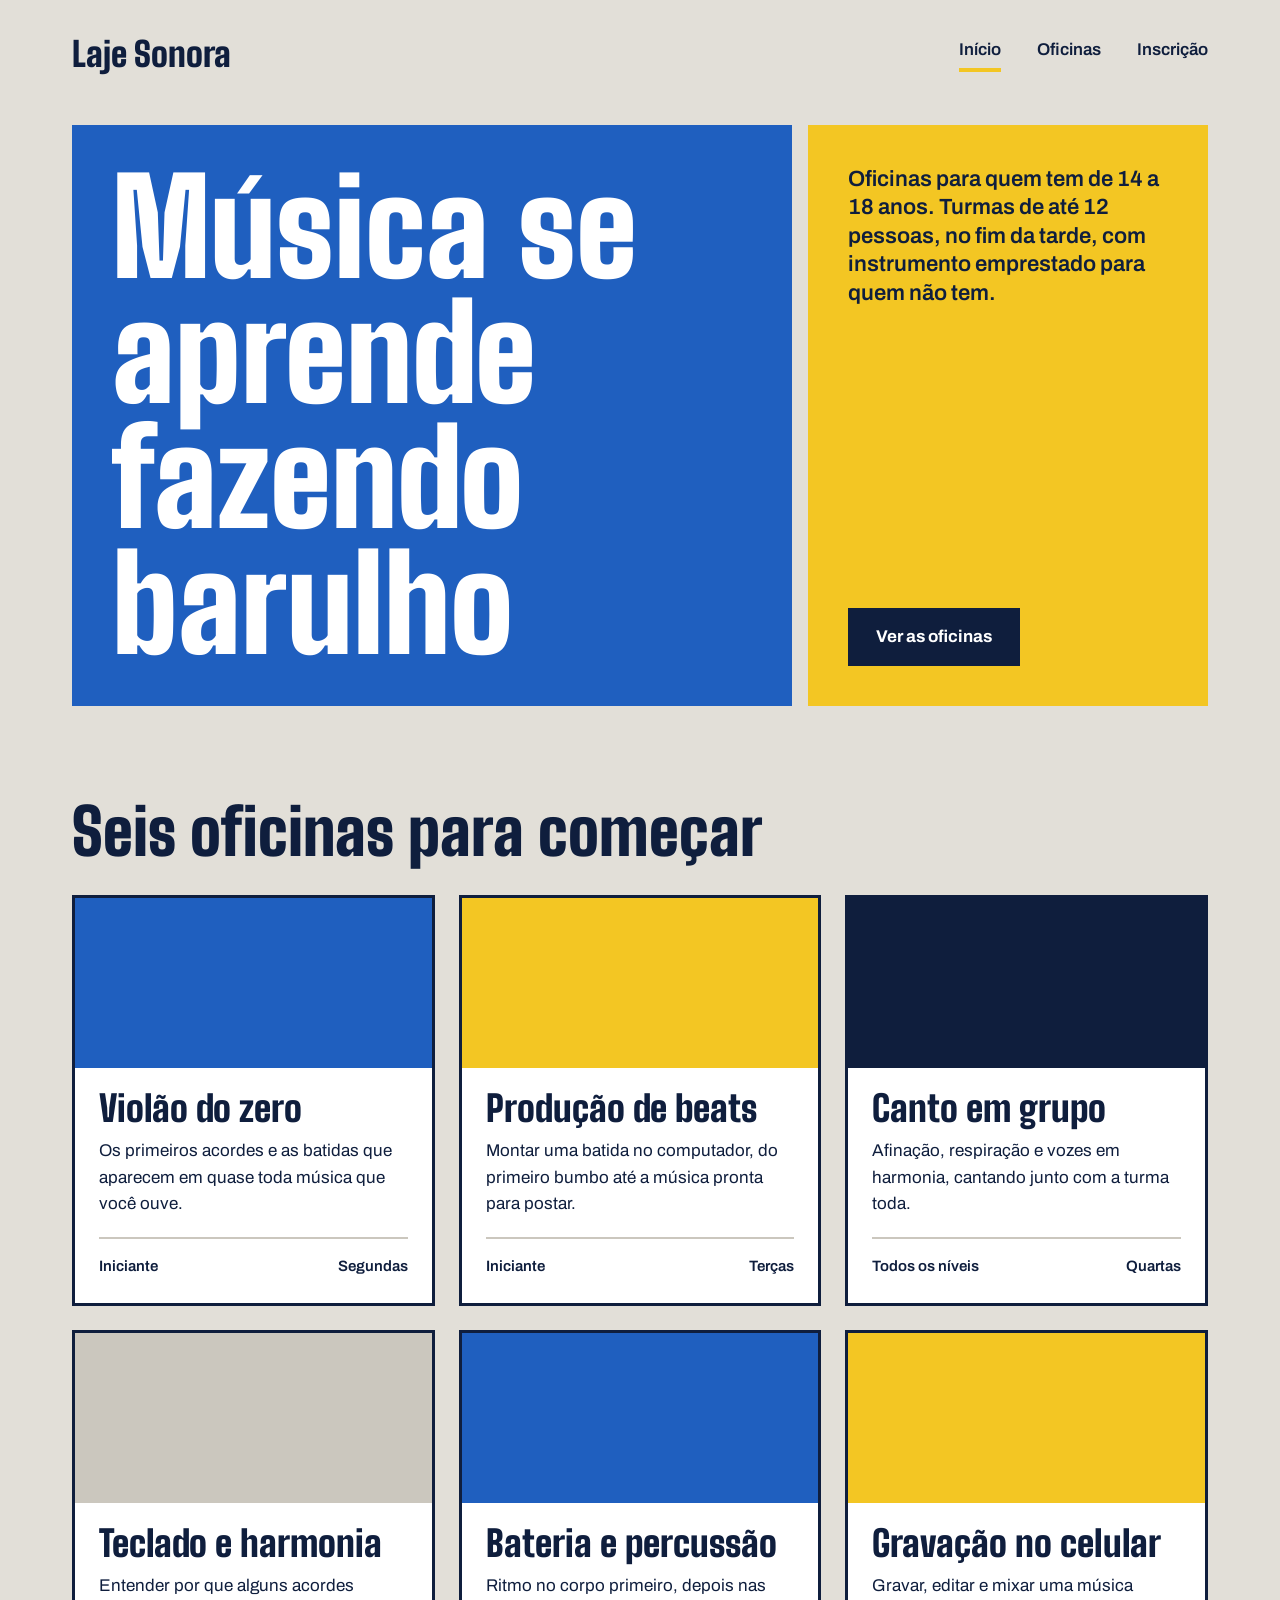
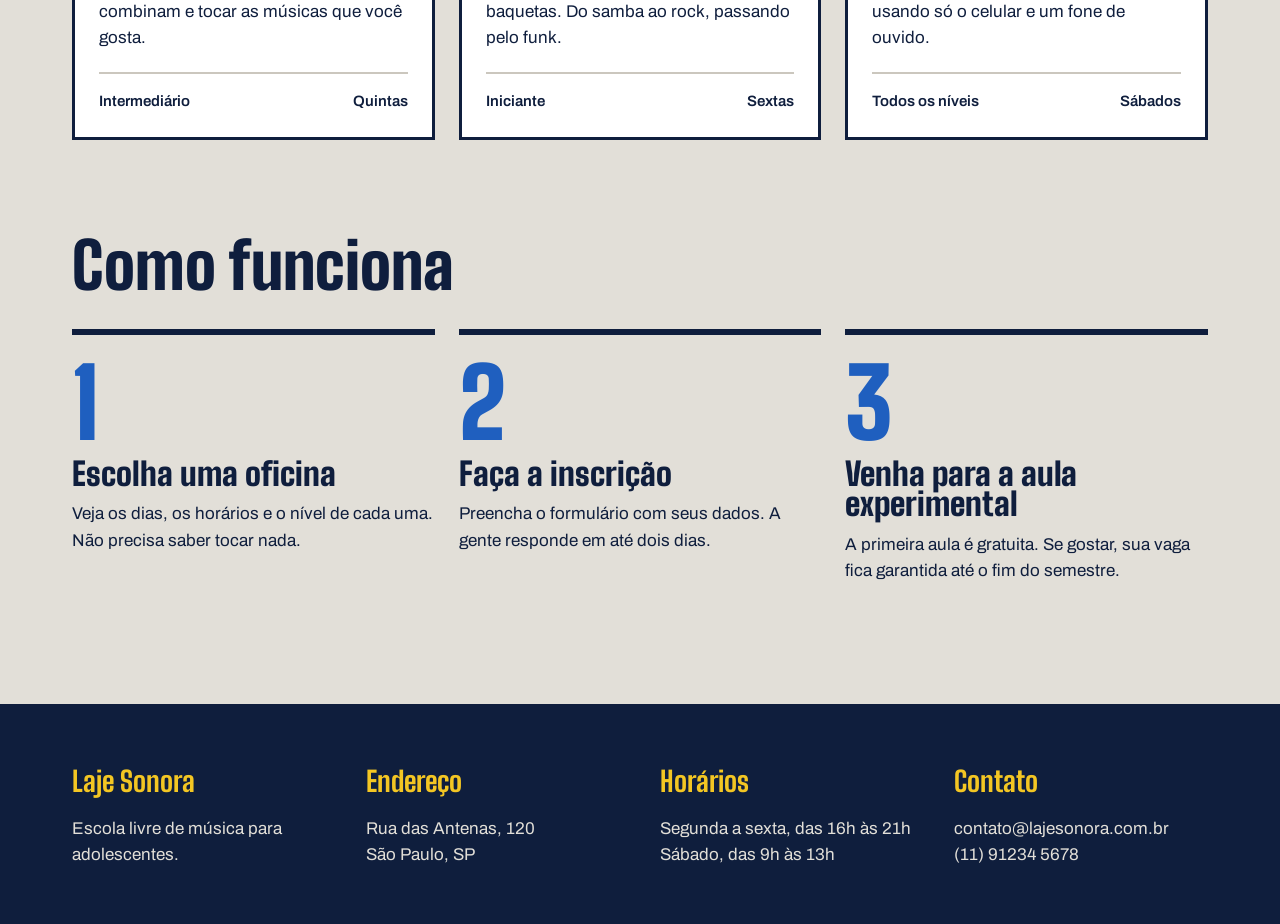
<file: index.html>
<!DOCTYPE html>
<html lang="pt-br">
<head>
    <meta charset="UTF-8">
    <meta name="viewport" content="width=device-width, initial-scale=1.0">
    <link rel="preconnect" href="https://fonts.googleapis.com">
<link rel="preconnect" href="https://fonts.gstatic.com" crossorigin>
<link href="https://fonts.googleapis.com/css2?family=Archivo:ital,wght@0,100..900;1,100..900&family=Big+Shoulders:opsz,wght@10..72,100..900&display=swap" rel="stylesheet">
    <link rel="stylesheet" href="index.css">
    <title>Laje Sonora | Início</title>
</head>
<body>
    <header class="conteudo topo">
        <a href="index.html" class="logo">Laje Sonora</a>

        <nav class="menu">
            <a href="index.html" class="atual">Início</a>
            <a href="oficinas.html">Oficinas</a>
            <a href="inscricao.html">Inscrição</a>
        </nav>
    </header>
    <main>

    <section class="conteudo cartazes">

        <div class="cartaz cartaz-principal">
            <h1>Música se aprende fazendo barulho</h1>
        </div>

        <div class="cartaz cartaz-lateral">
            <p>Oficinas para quem tem de 14 a 18 anos. Turmas de até 12 pessoas, no fim da tarde, com instrumento emprestado para quem não tem.</p>
            <a href="oficinas.html" class="botao">Ver as oficinas</a>
        </div>

    </section>

    <section class="conteudo secao">

        <h2 class="titulo-secao">Seis oficinas para começar</h2>

        <div class="cards">

            <article class="card">
                <div class="foto foto-azul"></div>
                <div class="card-texto">
                    <h3>Violão do zero</h3>
                    <p>Os primeiros acordes e as batidas que aparecem em quase toda música que você ouve.</p>
                    <div class="card-info">
                        <span>Iniciante</span>
                        <span>Segundas</span>
                    </div>
                </div>
            </article>

            <article class="card">
                <div class="foto foto-amarela"></div>
                <div class="card-texto">
                    <h3>Produção de beats</h3>
                    <p>Montar uma batida no computador, do primeiro bumbo até a música pronta para postar.</p>
                    <div class="card-info">
                        <span>Iniciante</span>
                        <span>Terças</span>
                    </div>
                </div>
            </article>

            <article class="card">
                <div class="foto foto-tinta"></div>
                <div class="card-texto">
                    <h3>Canto em grupo</h3>
                    <p>Afinação, respiração e vozes em harmonia, cantando junto com a turma toda.</p>
                    <div class="card-info">
                        <span>Todos os níveis</span>
                        <span>Quartas</span>
                    </div>
                </div>
            </article>

            <article class="card">
                <div class="foto"></div>
                <div class="card-texto">
                    <h3>Teclado e harmonia</h3>
                    <p>Entender por que alguns acordes combinam e tocar as músicas que você gosta.</p>
                    <div class="card-info">
                        <span>Intermediário</span>
                        <span>Quintas</span>
                    </div>
                </div>
            </article>

            <article class="card">
                <div class="foto foto-azul"></div>
                <div class="card-texto">
                    <h3>Bateria e percussão</h3>
                    <p>Ritmo no corpo primeiro, depois nas baquetas. Do samba ao rock, passando pelo funk.</p>
                    <div class="card-info">
                        <span>Iniciante</span>
                        <span>Sextas</span>
                    </div>
                </div>
            </article>

            <article class="card">
                <div class="foto foto-amarela"></div>
                <div class="card-texto">
                    <h3>Gravação no celular</h3>
                    <p>Gravar, editar e mixar uma música usando só o celular e um fone de ouvido.</p>
                    <div class="card-info">
                        <span>Todos os níveis</span>
                        <span>Sábados</span>
                    </div>
                </div>
            </article>

        </div>

    </section>

    <section class="conteudo secao">

        <h2 class="titulo-secao">Como funciona</h2>

        <div class="passos">

            <div class="passo">
                <p class="passo-numero">1</p>
                <h3>Escolha uma oficina</h3>
                <p>Veja os dias, os horários e o nível de cada uma. Não precisa saber tocar nada.</p>
            </div>

            <div class="passo">
                <p class="passo-numero">2</p>
                <h3>Faça a inscrição</h3>
                <p>Preencha o formulário com seus dados. A gente responde em até dois dias.</p>
            </div>

            <div class="passo">
                <p class="passo-numero">3</p>
                <h3>Venha para a aula experimental</h3>
                <p>A primeira aula é gratuita. Se gostar, sua vaga fica garantida até o fim do semestre.</p>
            </div>

        </div>

    </section>

</main>
    <footer class="rodape">
    <div class="conteudo rodape-colunas">

        <div class="rodape-coluna">
            <h4>Laje Sonora</h4>
            <p>Escola livre de música para adolescentes.</p>
        </div>

        <div class="rodape-coluna">
            <h4>Endereço</h4>
            <p>Rua das Antenas, 120<br>São Paulo, SP</p>
        </div>

        <div class="rodape-coluna">
            <h4>Horários</h4>
            <p>Segunda a sexta, das 16h às 21h</p>
            <p>Sábado, das 9h às 13h</p>
        </div>

        <div class="rodape-coluna">
            <h4>Contato</h4>
            <p>contato@lajesonora.com.br</p>
            <p>(11) 91234 5678</p>
        </div>

    </div>
</footer>
</body>
</html>
</file>
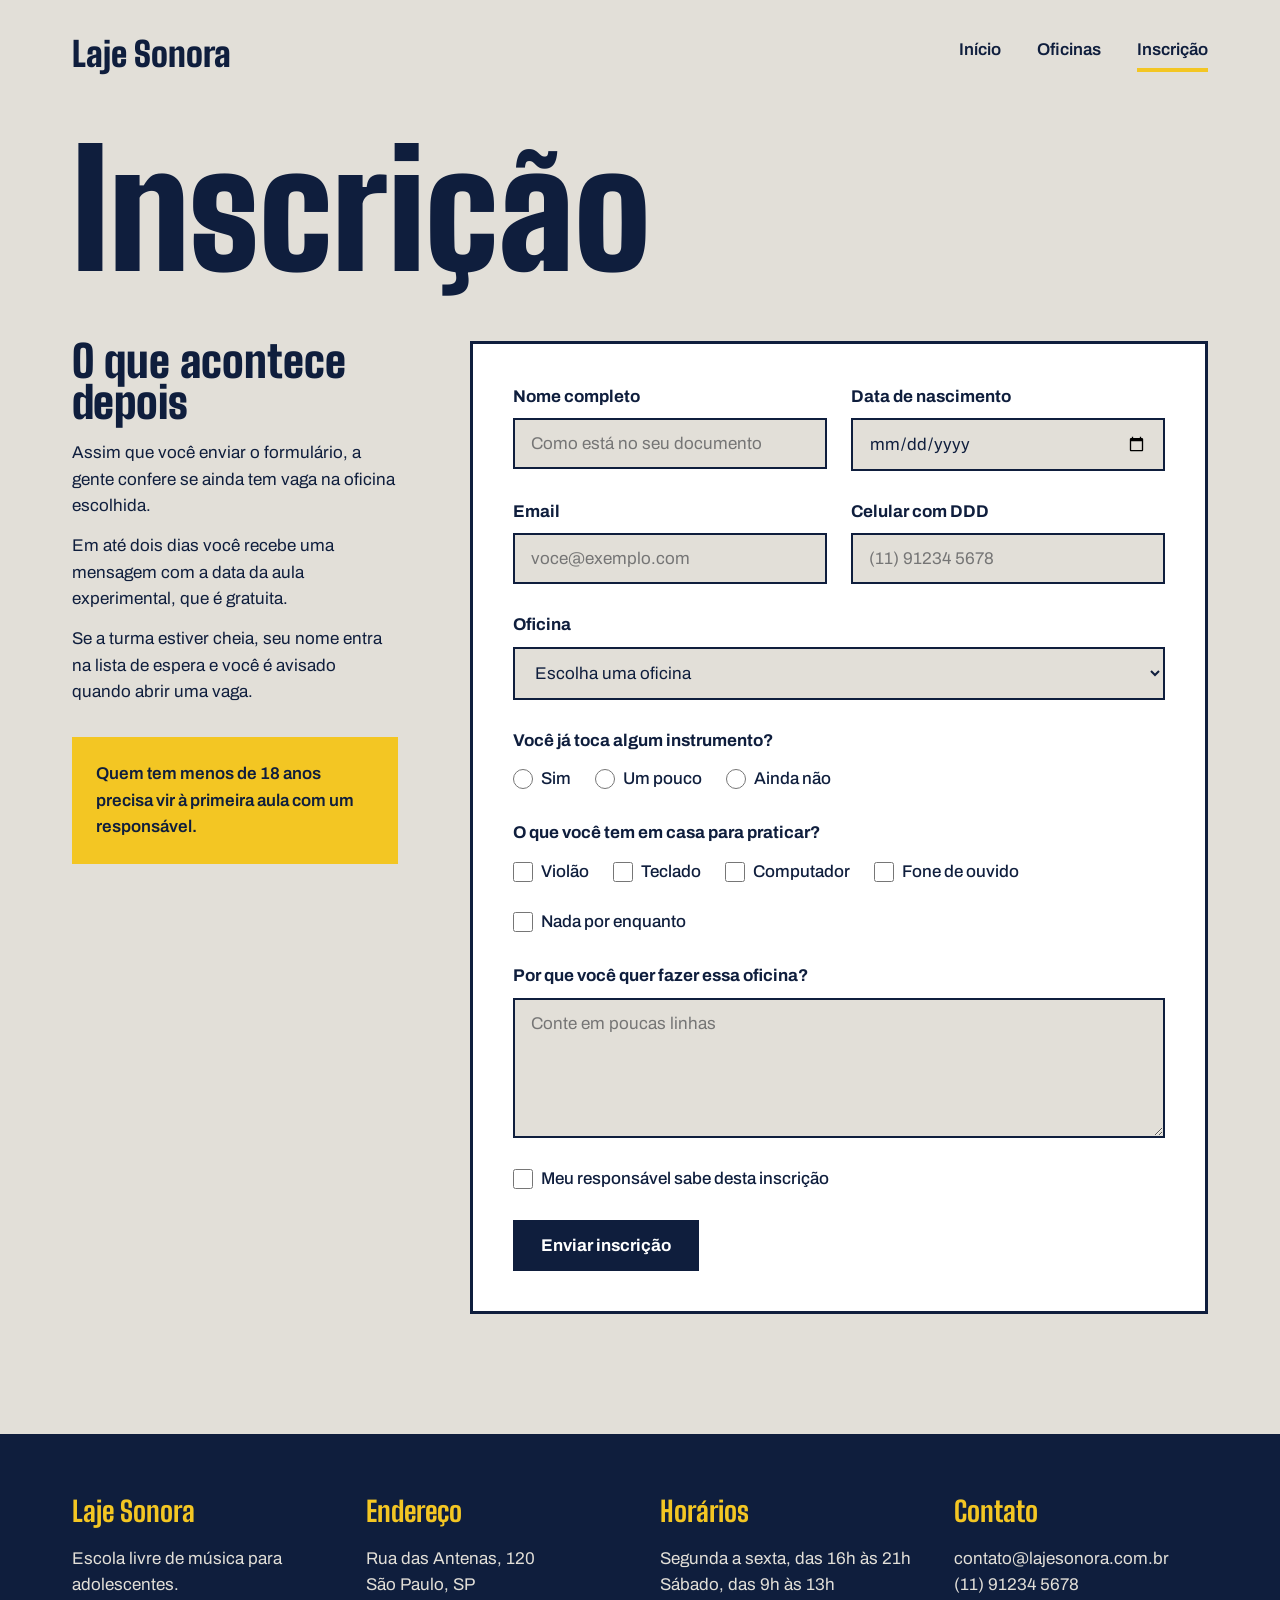
<file: inscricao.html>
<!DOCTYPE html>
<html lang="pt-br">
<head>
    <meta charset="UTF-8">
    <meta name="viewport" content="width=device-width, initial-scale=1.0">
    <link rel="preconnect" href="https://fonts.googleapis.com">
<link rel="preconnect" href="https://fonts.gstatic.com" crossorigin>
<link href="https://fonts.googleapis.com/css2?family=Archivo:ital,wght@0,100..900;1,100..900&family=Big+Shoulders:opsz,wght@10..72,100..900&display=swap" rel="stylesheet">
    <link rel="stylesheet" href="inscricao.css">
    <title>Laje Sonora | Inscrição</title>
</head>
<body>
    <header class="conteudo topo">
        <a href="index.html" class="logo">Laje Sonora</a>

        <nav class="menu">
            <a href="index.html">Início</a>
            <a href="oficinas.html">Oficinas</a>
            <a href="inscricao.html" class="atual">Inscrição</a>
        </nav>
    </header>
    <main class="conteudo">
        <h1 class="titulo-pagina">Inscrição</h1>
        <div class="inscricao">
            <section class="explicacao">
                <h2>O que acontece depois</h2>
                <p>Assim que você enviar o formulário, a gente confere se ainda tem vaga na oficina escolhida.</p>
                <p>Em até dois dias você recebe uma mensagem com a data da aula experimental, que é gratuita.</p>
                <p>Se a turma estiver cheia, seu nome entra na lista de espera e você é avisado quando abrir uma vaga.</p>
                <p class="aviso">Quem tem menos de 18 anos precisa vir à primeira aula com um responsável.</p>
                </section>

                 <form class="formulario" action="#" method="post">

                    <div class="linha">
                        <div class="campo">
                            <label for="nome">Nome completo</label>
                            <input type="text" id="nome" name="nome" placeholder="Como está no seu documento" required>
                        </div>

                        <div class="campo">
                            <label for="nascimento">Data de nascimento</label>
                            <input type="date" id="nascimento" name="nascimento" required>
                        </div>
                    </div>

                    <div class="linha">
                        <div class="campo">
                            <label for="email">Email</label>
                            <input type="email" id="email" name="email" placeholder="voce@exemplo.com" required>
                        </div>

                        <div class="campo">
                            <label for="telefone">Celular com DDD</label>
                            <input type="tel" id="telefone"  name="telefone" placeholder="(11) 91234 5678" required>
                        </div>
                    </div>

                    <div class="campo">
                        <label for="oficina">Oficina</label>
                        <select id="oficina" name="oficina" required>
                            <option value="">Escolha uma oficina</option>
                            <option value="violao">Violão do zero</option>
                            <option value="beats">Produção de beats</option>
                            <option value="canto">Canto em grupo</option>
                            <option value="teclado">Teclado e harmonia</option>
                            <option value="bateria">Bateria e percussão</option>
                            <option value="gravacao">Gravação no celular</option>
                        </select>
                    </div>

                    <fieldset class="grupo">
                        <legend>Você já toca algum instrumento?</legend>

                        <div class="opcoes">
                            <div class="opcao">
                                <input type="radio" id="tocaSim" name="toca" value="sim">
                                <label for="tocaSim">Sim</label>
                            </div> 

                            <div class="opcao">
                                <input type="radio" id="tocaPouco" name="toca" value="pouco">
                                <label for="tocaPouco">Um pouco</label>
                            </div>

                            <div class="opcao">
                                <input type="radio" id="tocaNao" name="toca" value="nao">
                                <label for="tocaNao">Ainda não</label>
                            </div>
                        </div>
                    </fieldset>

                    <fieldset class="grupo">
                        <legend>O que você tem em casa para praticar?</legend>

                        <div class="opcoes">
                            <div class="opcao">
                                <input type="checkbox" id="temViolao" name="tem" value="violao">
                                <label for="temViolao">Violão</label>
                            </div>

                            <div class="opcao">
                                <input type="checkbox" id="temTeclado" name="tem" value="teclado">
                                <label for="temTeclado">Teclado</label>
                            </div>

                            <div class="opcao">
                                <input type="checkbox" id="temComputador" name="tem" value="computador">
                                <label for="temComputador">Computador</label>
                            </div>

                            <div class="opcao">
                                <input type="checkbox" id="temFone" name="tem" value="fone">
                                <label for="temFone">Fone de ouvido</label>
                            </div>

                            <div class="opcao">
                                <input type="checkbox" id="temNada" name="tem" value="nada">
                                <label for="temNada">Nada por enquanto</label>
                            </div>
                        </div>
                    </fieldset>

                    <div class="campo">
                        <label for="motivo">Por que você quer fazer essa oficina?</label>
                        <textarea name="motivo" id="motivo" placeholder="Conte em poucas linhas"></textarea>
                    </div>

                    <div class="opcao">
                        <input type="checkbox" id="responsavel" name="responsavel" required>
                        <label for="responsavel">Meu responsável sabe desta inscrição</label>
                    </div>

                    <div>
        <button class="botao" type="submit">Enviar inscrição</button>
    </div>
</form>
</div>
</main>
    <footer class="rodape">
    <div class="conteudo rodape-colunas">

        <div class="rodape-coluna">
            <h4>Laje Sonora</h4>
            <p>Escola livre de música para adolescentes.</p>
        </div>

        <div class="rodape-coluna">
            <h4>Endereço</h4>
            <p>Rua das Antenas, 120<br>São Paulo, SP</p>
        </div>

        <div class="rodape-coluna">
            <h4>Horários</h4>
            <p>Segunda a sexta, das 16h às 21h</p>
            <p>Sábado, das 9h às 13h</p>
        </div>

        <div class="rodape-coluna">
            <h4>Contato</h4>
            <p>contato@lajesonora.com.br</p>
            <p>(11) 91234 5678</p>
        </div>

    </div>
</footer>
</body>
</html>
</file>
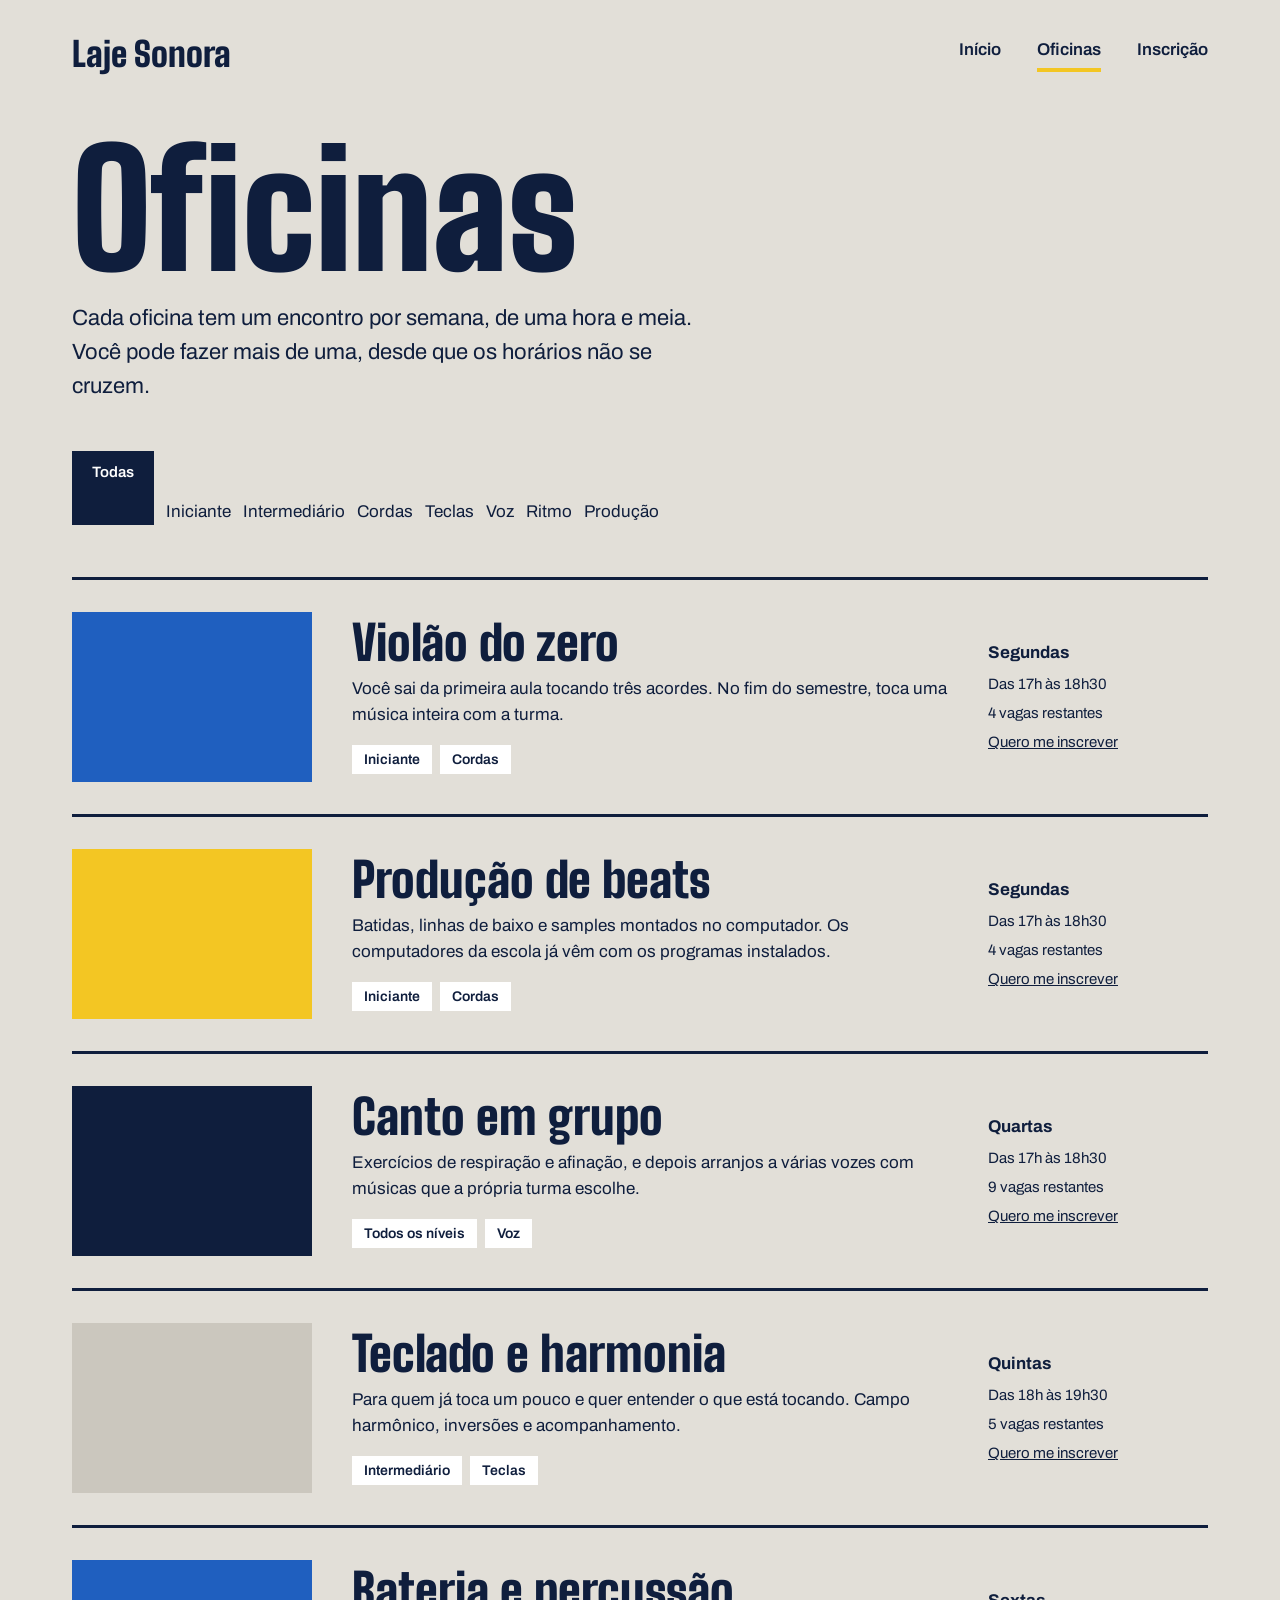
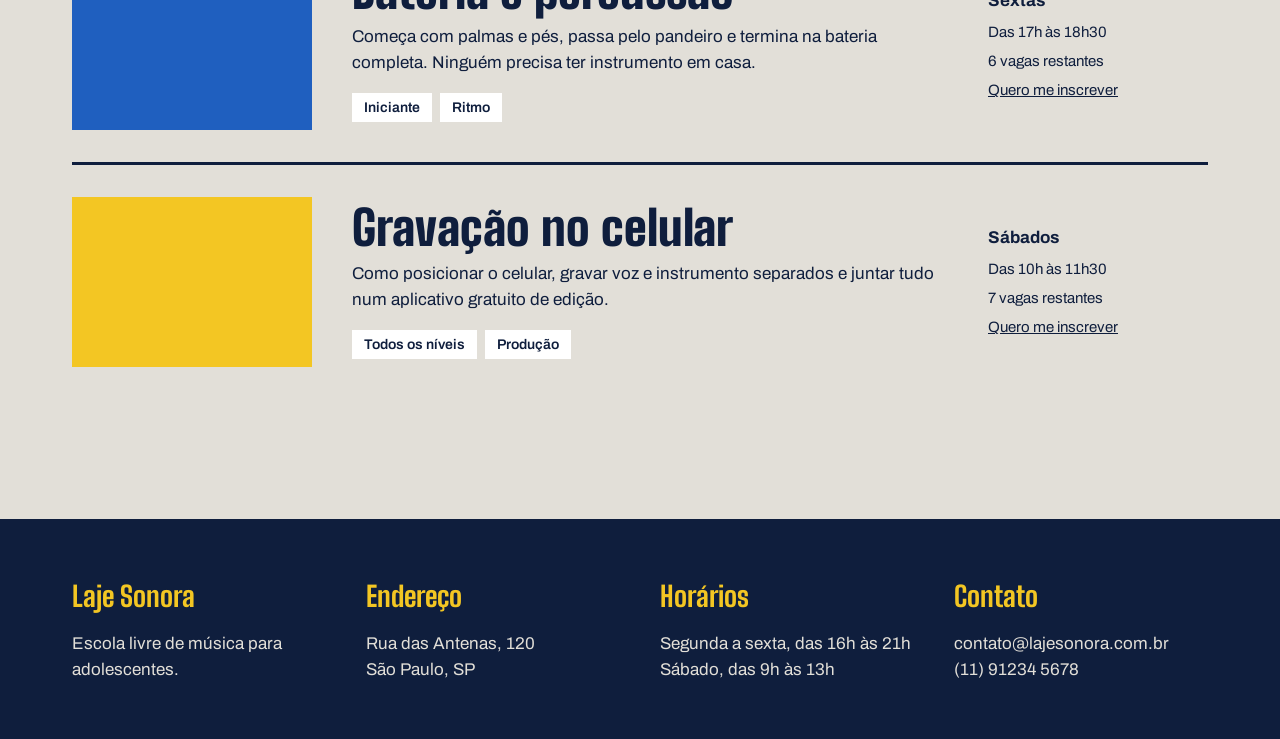
<file: oficinas.html>
<!DOCTYPE html>
<html lang="pt-br">
<head>
    <meta charset="UTF-8">
    <meta name="viewport" content="width=device-width, initial-scale=1.0">
    <link rel="preconnect" href="https://fonts.googleapis.com">
<link rel="preconnect" href="https://fonts.gstatic.com" crossorigin>
<link href="https://fonts.googleapis.com/css2?family=Archivo:ital,wght@0,100..900;1,100..900&family=Big+Shoulders:opsz,wght@10..72,100..900&display=swap" rel="stylesheet">
    <link rel="stylesheet" href="oficinas.css">
    <title>Laje Sonora | Oficinas</title>
</head>
<body>
    <header class="conteudo topo">
        <a href="index.html" class="logo">Laje Sonora</a>

        <nav class="menu">
            <a href="index.html">Início</a>
            <a href="oficinas.html" class="atual">Oficinas</a>
            <a href="inscricao.html">Inscrição</a>
        </nav>
    </header>
    <main class="conteudo">
        <h1 class="titulo-pagina">Oficinas</h1>
        <p class="subtitulo-pagina">Cada oficina tem um encontro por semana, de uma hora e meia. Você pode fazer mais de uma, desde que os horários não se cruzem.</p>
        <div class="filtros">
            <span class="filtro ativo">Todas</span>
            <span class="filtros">Iniciante</span>
            <span class="filtros">Intermediário</span>
            <span class="filtros">Cordas</span>
            <span class="filtros">Teclas</span>
            <span class="filtros">Voz</span>
            <span class="filtros">Ritmo</span>
            <span class="filtros">Produção</span>
            <div class="lista">
                <article class="oficina">
                    <div class="foto foto-azul"></div>

                    <div class="oficina-texto">
                        <h2>Violão do zero</h2>
                        <p>Você sai da primeira aula tocando três acordes. No fim do semestre, toca uma música inteira com a turma.</p>
                        <div class="etiquetas">
                            <span class="etiqueta">Iniciante</span>
                            <span class="etiqueta">Cordas</span>
                        </div>
                    </div>

                    <div class="oficina-detalhes">
                        <strong>Segundas</strong>
                        <span>Das 17h às 18h30</span>
                        <span>4 vagas restantes</span>
                        <a href="inscricao.html">Quero me inscrever</a>
                    </div>

                </article>

                <article class="oficina">
                    <div class="foto foto-amarela"></div>

                    <div class="oficina-texto">
                        <h2>Produção de beats</h2>
                        <p>Batidas, linhas de baixo e samples montados no computador. Os computadores da escola já vêm com os programas instalados.</p>

                        <div class="etiquetas">
                            <span class="etiqueta">Iniciante</span>
                            <span class="etiqueta">Cordas</span>
                        </div>
                    </div>

                    <div class="oficina-detalhes">
                        <strong>Segundas</strong>
                        <span>Das 17h às 18h30</span>
                        <span>4 vagas restantes</span>
                        <a href="inscricao.html">Quero me inscrever</a>
                    </div>
                </article>
                <article class="oficina">
                    <div class="foto foto-tinta"></div>

                    <div class="oficina-texto">
                        <h2>Canto em grupo</h2>
                        <p>Exercícios de respiração e afinação, e depois arranjos a várias vozes com músicas que a própria turma escolhe.</p>

                        <div class="etiquetas">
                            <span class="etiqueta">Todos os níveis</span>
                            <span class="etiqueta">Voz</span>
                        </div>
                    </div>

                    <div class="oficina-detalhes">
                        <strong>Quartas</strong>
                        <span>Das 17h às 18h30</span>
                        <span>9 vagas restantes</span>
                        <a href="inscricao.html">Quero me inscrever</a>
                    </div>
                </article>
                <article class="oficina">
                    <div class="foto"></div>

                    <div class="oficina-texto">
                        <h2>Teclado e harmonia</h2>
                        <p>Para quem já toca um pouco e quer entender o que está tocando. Campo harmônico, inversões e acompanhamento.</p>

                        <div class="etiquetas">
                            <span class="etiqueta">Intermediário</span>
                            <span class="etiqueta">Teclas</span>
                        </div>
                    </div>

                    <div class="oficina-detalhes">
                        <strong>Quintas</strong>
                        <span>Das 18h às 19h30</span>
                        <span>5 vagas restantes</span>
                        <a href="inscricao.html">Quero me inscrever</a>
                    </div>
                </article>
                <article class="oficina">
                    <div class="foto foto-azul"></div>

                    <div class="oficina-texto">
                        <h2>Bateria e percussão</h2>
                        <p>Começa com palmas e pés, passa pelo pandeiro e termina na bateria completa. Ninguém precisa ter instrumento em casa.</p>

                        <div class="etiquetas">
                            <span class="etiqueta">Iniciante</span>
                            <span class="etiqueta">Ritmo</span>
                        </div>
                    </div>

                    <div class="oficina-detalhes">
                        <strong>Sextas</strong>
                        <span>Das 17h às 18h30</span>
                        <span>6 vagas restantes</span>
                        <a href="inscricao.html">Quero me inscrever</a>
                    </div>
                </article>

                <article class="oficina">
                    <div class="foto foto-amarela"></div>

                    <div class="oficina-texto">
                        <h2>Gravação no celular</h2>
                        <p>Como posicionar o celular, gravar voz e instrumento separados e juntar tudo num aplicativo gratuito de edição.</p>

                        <div class="etiquetas">
                            <span class="etiqueta">Todos os níveis</span>
                            <span class="etiqueta">Produção</span>
                        </div>
                    </div>

                    <div class="oficina-detalhes">
                        <strong>Sábados</strong>
                        <span>Das 10h às 11h30</span>
                        <span>7 vagas restantes</span>
                        <a href="inscricao.html">Quero me inscrever</a>
                    </div>
                </article>
            </div>
        </div>
</main>
    <footer class="rodape">
    <div class="conteudo rodape-colunas">

        <div class="rodape-coluna">
            <h4>Laje Sonora</h4>
            <p>Escola livre de música para adolescentes.</p>
        </div>

        <div class="rodape-coluna">
            <h4>Endereço</h4>
            <p>Rua das Antenas, 120<br>São Paulo, SP</p>
        </div>

        <div class="rodape-coluna">
            <h4>Horários</h4>
            <p>Segunda a sexta, das 16h às 21h</p>
            <p>Sábado, das 9h às 13h</p>
        </div>

        <div class="rodape-coluna">
            <h4>Contato</h4>
            <p>contato@lajesonora.com.br</p>
            <p>(11) 91234 5678</p>
        </div>

    </div>
</footer>
</body>
</html>
</file>
<file: index.css>
* {
    margin: 0;
    padding: 0;
    box-sizing: border-box;
}

:root {
    --concreto: #E2DFD8;
    --concreto-escuro: #CBC7BE;
    --tinta: #0F1E3D;
    --caixa-dagua: #1F5FBF;
    --fita: #F3C623;
    --branco: #FFFFFF;
    --fonte-cartaz: "Big Shoulders", "Arial Narrow", sans-serif;
    --fonte-texto: "Archivo", Arial, sans-serif;
}

body{
    background-color: var(--concreto);
    color: var(--tinta);
    font-family: var(--fonte-texto);
    font-size: 17px;
    line-height: 1.55;
}

a {
    color: inherit;
}
h1, h2, h3 {
    font-family: var(--fonte-cartaz);
    font-weight: 900;
    line-height: 0.95;
}

.conteudo {
    max-width: 1200px;
    margin-inline: auto;
    padding-inline: 32px;
}

.topo {
    padding-block: 28px;
    display: flex;
    justify-content: space-between;
    align-items: center;    
}

.logo {
    font-family: var(--fonte-cartaz);
    font-size: 34px;
    font-weight: 900;
    text-decoration: none;
}

.menu{
    display: flex;
    gap: 36px;
}

.menu a {
    font-weight: 600;
    text-decoration: none;
    padding-bottom: 4px;
    border-bottom: 4px solid transparent;
}

.menu a:hover {
    border-bottom-color: var(--tinta);
}

.menu a.atual {
    border-bottom-color: var(--fita);
}

.cartazes {
    margin-top: 16px;
    display: flex;
    gap: 16px;
}

.cartaz {
    padding: 40px;
}

.cartaz-principal {
    background-color: var(--caixa-dagua);
    color: white;
    flex: 2;
}

.cartaz-principal h1 {
    font-size: 132px;
    max-width: 9ch;
}

.cartaz-lateral {
    background: var(--fita);
    flex: 1;
    display: flex;
    flex-direction: column;
    justify-content: space-between;
    gap: 32px;
}

.cartaz-lateral p {
    font-size: 22px;
    font-weight: 600;
    line-height: 1.3;
}

.botao {
    background: var(--tinta);
    color: white;
    font-weight: 700;
    text-decoration: none;
    padding: 16px 28px;
    border: none;
    font-family: var(--fonte-texto);
    font-size: 17px;
    cursor: pointer;
}

.botao:hover {
    background: var(--caixa-dagua);
}

.cartaz-lateral {
    align-items: flex-start;
}

.secao {
    margin-top: 96px;
}

.titulo-secao {
    font-size: 64px;
    margin-bottom: 32px;
}

.cards {
    display: flex;
    flex-wrap: wrap;
    gap: 24px;
}

.card {
    background: white;
    border: 3px solid var(--tinta);
    flex: 1 1 340px;
}

.card .foto {
    height: 170px;
}

.foto{
    background-color: var(--concreto-escuro);
}

.foto-azul {
    background-color: var(--caixa-dagua);
}

.foto-amarela {
    background-color: var(--fita);
}

.foto-tinta{
    background-color: var(--tinta);
}

.card-texto {
    padding: 24px;
}

.card h3 {
    font-size: 36px;
    margin-bottom: 12px;
}

.card-info {
    margin-top: 20px;
    padding-top: 16px;
    border-top: 2px solid var(--concreto-escuro);
    font-weight: 600;
    font-size: 15px;
    display: flex;
    justify-content: space-between;
}

.passos {
    display: flex;
    gap: 24px;
}

.passo{
    border-top: 6px solid var(--tinta);
    padding-top: 20px;
    flex: 1;
}

.passo-numero{
    font-family: var(--fonte-cartaz);
    font-size: 96px;
    font-weight: 900;
    line-height: 1;
    color: var(--caixa-dagua);
}

.passo h3 {
    font-size: 32px;
    margin-block: 8px 12px;
}

.rodape {
    margin-top: 120px;
    background-color: var(--tinta);
    color: var(--concreto);
    padding-block: 56px;
}

.rodape-colunas {
    display: flex;
    gap: 40px;
}

.rodape-coluna {
    flex: 1;
}

.rodape h4 {
    font-family: var(--fonte-cartaz);
    font-size: 28px;
    color: var(--fita);
    margin-bottom: 12px;
}

@media (max-width: 800px) {
    .cartazes,
    .passos,
    .rodape-colunas {
        flex-direction: column;
    }

    .cartaz-principal h1 {
        font-size: 84px;
    }
}
</file>
<file: inscricao.css>
* {
    margin: 0;
    padding: 0;
    box-sizing: border-box;
}

:root {
    --concreto: #E2DFD8;
    --concreto-escuro: #CBC7BE;
    --tinta: #0F1E3D;
    --caixa-dagua: #1F5FBF;
    --fita: #F3C623;
    --branco: #FFFFFF;
    --fonte-cartaz: "Big Shoulders", "Arial Narrow", sans-serif;
    --fonte-texto: "Archivo", Arial, sans-serif;
}

body{
    background-color: var(--concreto);
    color: var(--tinta);
    font-family: var(--fonte-texto);
    font-size: 17px;
    line-height: 1.55;
}

a {
    color: inherit;
}
h1, h2, h3 {
    font-family: var(--fonte-cartaz);
    font-weight: 900;
    line-height: 0.95;
}

.conteudo {
    max-width: 1200px;
    margin-inline: auto;
    padding-inline: 32px;
}

.topo {
    padding-block: 28px;
    display: flex;
    justify-content: space-between;
    align-items: center;    
}

.logo {
    font-family: var(--fonte-cartaz);
    font-size: 34px;
    font-weight: 900;
    text-decoration: none;
}

.menu{
    display: flex;
    gap: 36px;
}

.menu a {
    font-weight: 600;
    text-decoration: none;
    padding-bottom: 4px;
    border-bottom: 4px solid transparent;
}

.menu a:hover {
    border-bottom-color: var(--tinta);
}

.menu a.atual {
    border-bottom-color: var(--fita);
}


.rodape {
    margin-top: 120px;
    background-color: var(--tinta);
    color: var(--concreto);
    padding-block: 56px;
}

.rodape-colunas {
    display: flex;
    gap: 40px;
}

.rodape-coluna {
    flex: 1;
}

.rodape h4 {
    font-family: var(--fonte-cartaz);
    font-size: 28px;
    color: var(--fita);
    margin-bottom: 12px;
}

.titulo-pagina{
    font-size: 160px;
    margin-top: 24px;
}

.botao {
    background: var(--tinta);
    color: white;
    font-weight: 700;
    text-decoration: none;
    padding: 16px 28px;
    border: none;
    font-family: var(--fonte-texto);
    font-size: 17px;
    cursor: pointer;
}

.botao:hover {
    background: var(--caixa-dagua);
}

.inscricao {
    margin-top: 56px;
    display: flex;
    gap: 72px;
}

.explicacao {
    flex: 1;
}

.explicacao h2 {
    font-size: 44px;
    margin-bottom: 16px;
}

.explicacao p + p {
    margin-top: 14px;
}

.explicacao .aviso {
    margin-top: 32px;
    padding: 24px;
    background-color: var(--fita);
    font-weight: 600;
}

.formulario {
    background-color: var(--branco);
    border: 3px solid var(--tinta);
    padding: 40px;
    flex: 2;
    display: flex;
    flex-direction: column;
    gap: 28px;
}

.linha {
    display: flex;
    gap: 24px;
}

.campo {
    flex: 1;
    display: flex;
    flex-direction: column;
    gap: 8px;
}

.grupo legend {
    margin-bottom: 12px;
}

.opcoes {
    display: flex;
    flex-wrap: wrap;
    gap: 24px;
}

.opcao {
    display: flex;
    align-items: center;
    gap: 8px;
}

.formulario label,
.formulario legend {
    font-weight: 700;
}

.formulario fieldset {
    border: none;
}

.formulario input[type="text"],
.formulario input[type="email"],
.formulario input[type="tel"],
.formulario input[type="date"],
.formulario select,
.formulario textarea {
    width: 100%;
    padding: 14px 16px;
    border: 2px solid var(--tinta);
    background-color: var(--concreto);
    font-family: var(--fonte-texto);
    font-size: 17px;
    color: var(--tinta);
}

.formulario input:focus,
.formulario select:focus,
.formulario textarea:focus {
    outline: 3px solid var(--caixa-dagua);
    outline-offset: 2px;
    background-color: var(--branco);
}

.formulario textarea {
    height: 140px;
    resize: vertical;
}

.formulario .opcao label {
    font-weight: 500;
}

.formulario input[type="radio"],
.formulario input[type="checkbox"] {
    width: 20px;
    height: 20px;
    accent-color: var(--caixa-dagua);
}

@media (max-width: 800px) {
   .inscricao,
   .linha,
   .rodape-colunas {
    flex-direction: column;
   } 

   .titulo-pagina {
    font-size: 96px;
   }
}
</file>
<file: oficinas.css>
* {
    margin: 0;
    padding: 0;
    box-sizing: border-box;
}

:root {
    --concreto: #E2DFD8;
    --concreto-escuro: #CBC7BE;
    --tinta: #0F1E3D;
    --caixa-dagua: #1F5FBF;
    --fita: #F3C623;
    --branco: #FFFFFF;
    --fonte-cartaz: "Big Shoulders", "Arial Narrow", sans-serif;
    --fonte-texto: "Archivo", Arial, sans-serif;
}

body{
    background-color: var(--concreto);
    color: var(--tinta);
    font-family: var(--fonte-texto);
    font-size: 17px;
    line-height: 1.55;
}

a {
    color: inherit;
}
h1, h2, h3 {
    font-family: var(--fonte-cartaz);
    font-weight: 900;
    line-height: 0.95;
}

.conteudo {
    max-width: 1200px;
    margin-inline: auto;
    padding-inline: 32px;
}

.topo {
    padding-block: 28px;
    display: flex;
    justify-content: space-between;
    align-items: center;    
}

.logo {
    font-family: var(--fonte-cartaz);
    font-size: 34px;
    font-weight: 900;
    text-decoration: none;
}

.menu{
    display: flex;
    gap: 36px;
}

.menu a {
    font-weight: 600;
    text-decoration: none;
    padding-bottom: 4px;
    border-bottom: 4px solid transparent;
}

.menu a:hover {
    border-bottom-color: var(--tinta);
}

.menu a.atual {
    border-bottom-color: var(--fita);
}

.foto{
    background-color: var(--concreto-escuro);
}

.foto-azul {
    background-color: var(--caixa-dagua);
}

.foto-amarela {
    background-color: var(--fita);
}

.foto-tinta{
    background-color: var(--tinta);
}

.rodape {
    margin-top: 120px;
    background-color: var(--tinta);
    color: var(--concreto);
    padding-block: 56px;
}

.rodape-colunas {
    display: flex;
    gap: 40px;
}

.rodape-coluna {
    flex: 1;
}

.rodape h4 {
    font-family: var(--fonte-cartaz);
    font-size: 28px;
    color: var(--fita);
    margin-bottom: 12px;
}

.titulo-pagina{
    font-size: 160px;
    margin-top: 24px;
}

.subtitulo-pagina {
    font-size: 22px;
    max-width: 640px;
    margin-top: 16px;
}

.filtros {
    margin-top: 48px;
    display: flex;
    flex-wrap: wrap;
    gap: 12px;
}

.filtro {
    border: 2px solid var(--tinta);
    padding: 8px 18px;
    font-weight: 600;
    font-size: 15px;
}

.filtro.ativo {
    background-color: var(--tinta);
    color: var(--branco);
}

.lista {
    margin-top: 40px;
}

.oficina {
    padding: 32px 0;
    border-top: 3px solid var(--tinta);
    display: flex;
    align-items: center;
    gap: 40px;
}

.oficina .foto {
    width: 240px;
    height: 170px;
    flex-shrink: 0;
}

.oficina-texto {
    flex: 1;
}

.oficina h2 {
    font-size: 48px;
    margin-bottom: 10px;
}

.etiquetas {
    margin-top: 16px;
    display: flex;
    gap: 8px;
}

.etiqueta {
    background-color: var(--branco);
    padding: 4px 12px;
    font-size: 14px;
    font-weight: 600;
}

.oficina-detalhes {
    width: 220px;
    font-size: 15px;
    display: flex;
    flex-direction: column;
    gap: 6px;
}

.oficina-detalhes strong {
    font-size: 17px;
}

.oficinas-detalhes a {
    margin-top: 10px;
    font-weight: 700;
}

@media (max-width: 800px) {
    .oficina,
    .rodape-colunas {
        flex-direction: column;
        align-items: stretch;
    }

    .titulo-pagina {
        font-size: 96px;
    }

    .oficina .foto,
    .oficina-detalhes {
        width: 100%;
    }
}
</file>
